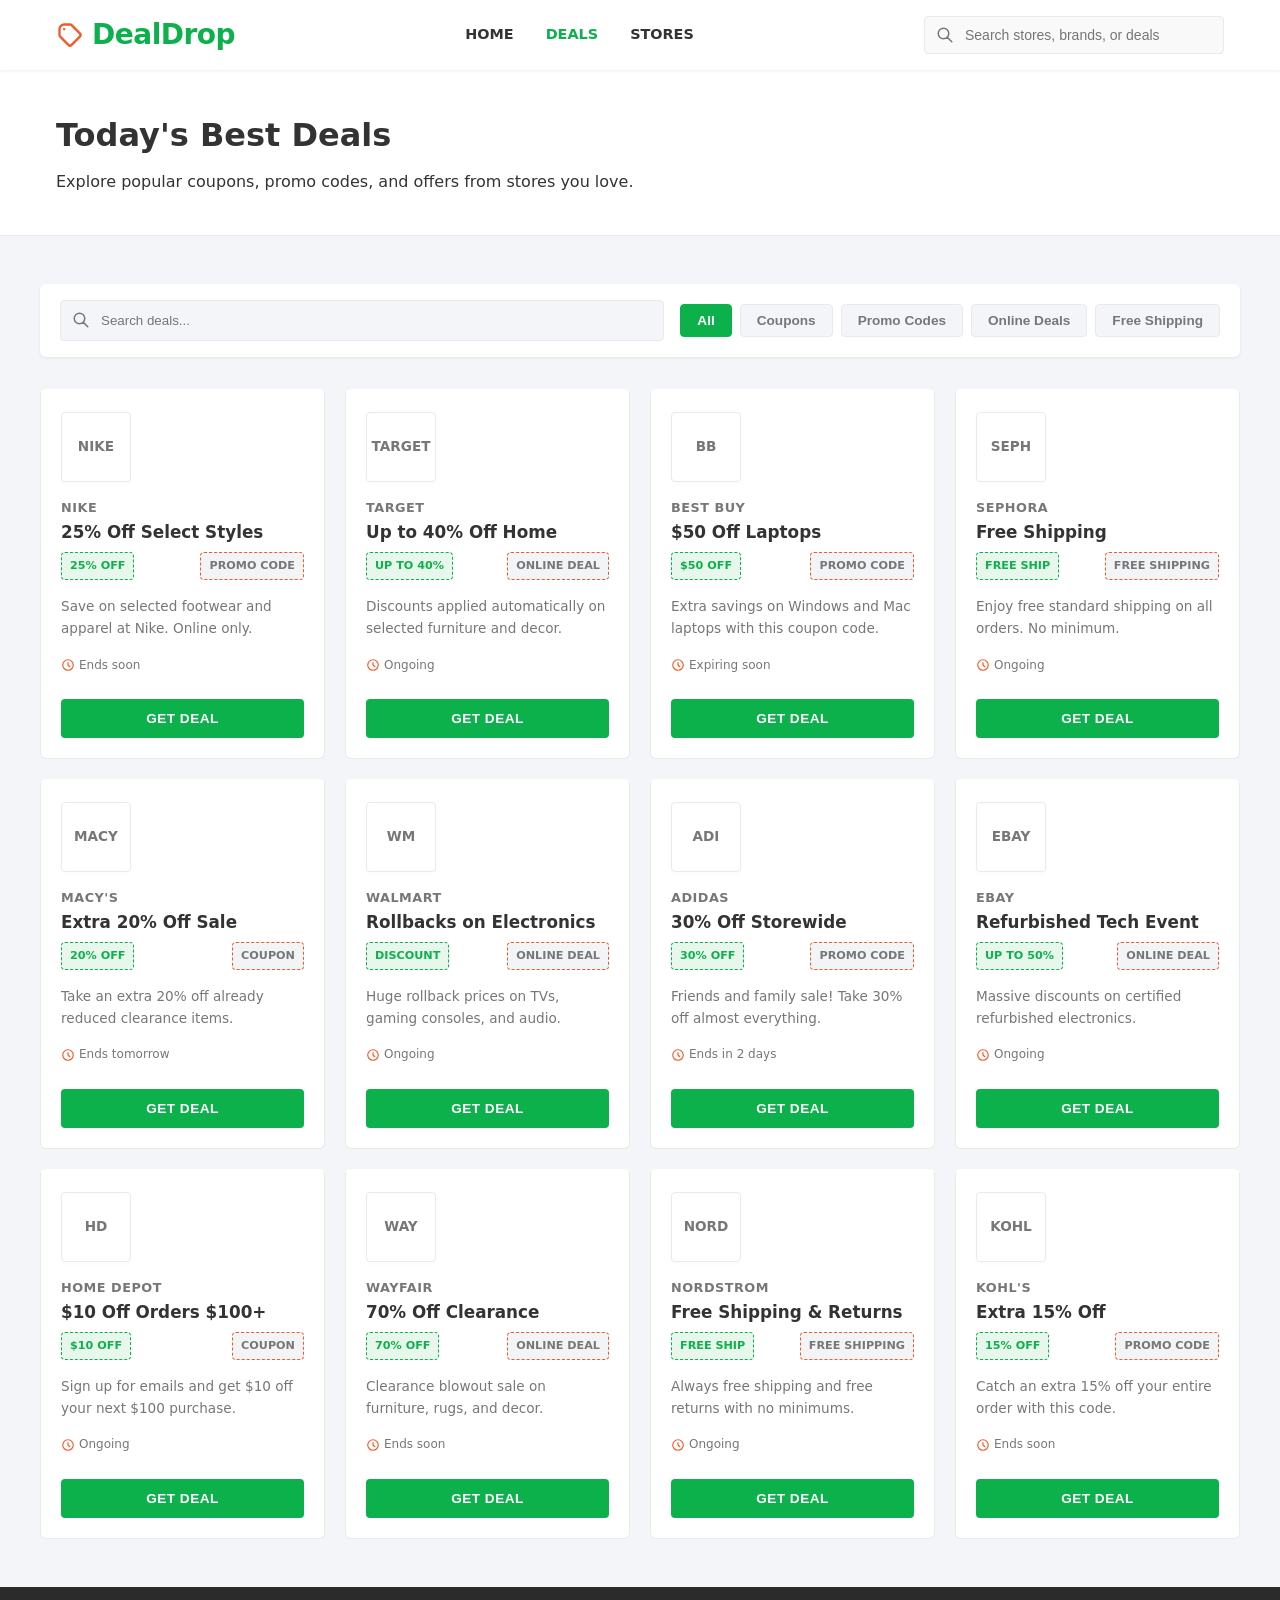
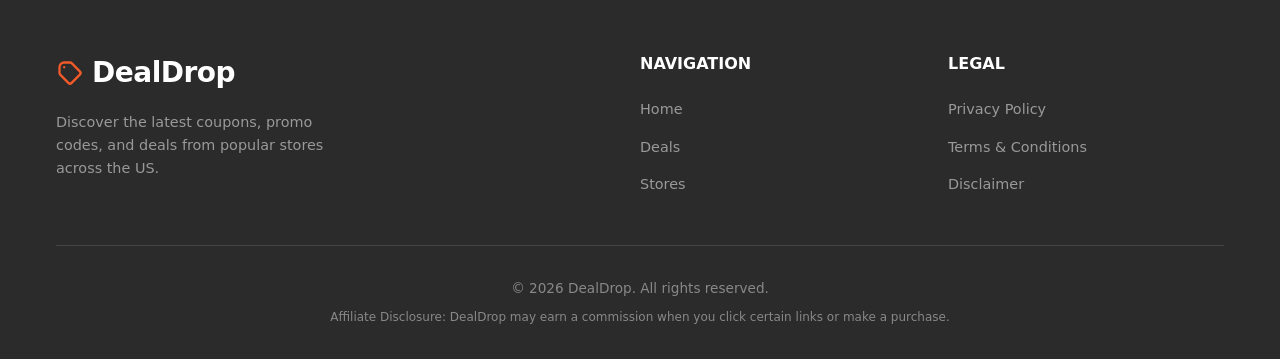
<file: index.html>
<!DOCTYPE html>
<html lang="en-US">
<head>
    <meta charset="UTF-8">
    <meta name="viewport" content="width=device-width, initial-scale=1.0">
    <title>Today's Best Deals & Coupons – DealDrop</title>
    <meta name="description" content="Explore popular coupons, promo codes, and offers from stores you love on DealDrop.">
    <link rel="stylesheet" href="css/style.css">
</head>
<body>

    <!-- Navigation -->
    <nav class="navbar">
        <div class="container">
            <div class="logo">
                <a href="index.html">
                    <svg xmlns="http://www.w3.org/2000/svg" fill="none" viewBox="0 0 24 24" stroke="currentColor">
                      <path stroke-linecap="round" stroke-linejoin="round" stroke-width="2" d="M7 7h.01M7 3h5c.512 0 1.024.195 1.414.586l7 7a2 2 0 010 2.828l-7 7a2 2 0 01-2.828 0l-7-7A1.994 1.994 0 013 12V7a4 4 0 014-4z" />
                    </svg>
                    DealDrop
                </a>
            </div>
            
            <div class="nav-links">
                <a href="index.html">Home</a>
                <a href="deals.html" class="active">Deals</a>
                <a href="stores.html">Stores</a>
            </div>

            <div class="nav-actions">
                <div class="nav-search">
                    <svg xmlns="http://www.w3.org/2000/svg" fill="none" viewBox="0 0 24 24" stroke="currentColor">
                        <path stroke-linecap="round" stroke-linejoin="round" stroke-width="2" d="M21 21l-6-6m2-5a7 7 0 11-14 0 7 7 0 0114 0z" />
                    </svg>
                    <input type="text" placeholder="Search stores, brands, or deals">
                </div>
                <button class="mobile-menu-btn" id="mobile-menu-btn" aria-label="Menu">
                    <svg xmlns="http://www.w3.org/2000/svg" fill="none" viewBox="0 0 24 24" stroke="currentColor">
                        <path stroke-linecap="round" stroke-linejoin="round" stroke-width="2" d="M4 6h16M4 12h16m-7 6h7" />
                    </svg>
                </button>
            </div>
        </div>
    </nav>

    <!-- Mobile Nav -->
    <div class="mobile-nav" id="mobile-nav">
        <div class="nav-links">
            <a href="index.html">Home</a>
            <a href="deals.html" class="active">Deals</a>
            <a href="stores.html">Stores</a>
        </div>
        <div class="nav-search">
            <input type="text" placeholder="Search...">
        </div>
    </div>

    <main>
        <div class="page-header">
            <div class="container">
                <h1>Today's Best Deals</h1>
                <p>Explore popular coupons, promo codes, and offers from stores you love.</p>
            </div>
        </div>

        <section class="section container">
            <!-- Filter Bar -->
            <div class="filter-bar">
                <div class="search-input-large">
                    <svg xmlns="http://www.w3.org/2000/svg" fill="none" viewBox="0 0 24 24" stroke="currentColor">
                        <path stroke-linecap="round" stroke-linejoin="round" stroke-width="2" d="M21 21l-6-6m2-5a7 7 0 11-14 0 7 7 0 0114 0z" />
                    </svg>
                    <input type="text" id="deals-search" placeholder="Search deals...">
                </div>
                
                <div class="filter-group">
                    <button class="filter-btn active" data-filter="all">All</button>
                    <button class="filter-btn" data-filter="coupons">Coupons</button>
                    <button class="filter-btn" data-filter="promo">Promo Codes</button>
                    <button class="filter-btn" data-filter="online">Online Deals</button>
                    <button class="filter-btn" data-filter="shipping">Free Shipping</button>
                </div>
            </div>

            <!-- Deals Grid -->
            <div class="grid grid-cols-4 deals-grid">
                <!-- Deal 1 -->
                <div class="card deal-card" data-category="promo" data-type="code">
                    <div class="store-logo-wrap">NIKE</div>
                    <div class="store-name">Nike</div>
                    <h3 class="deal-title">25% Off Select Styles</h3>
                    <div class="deal-meta">
                        <span class="badge">25% OFF</span>
                        <span class="badge" style="background:#f3f4f6; color: var(--text-muted);">Promo Code</span>
                    </div>
                    <p class="deal-desc">Save on selected footwear and apparel at Nike. Online only.</p>
                    <div class="deal-meta" style="margin-bottom: 1.5rem;">
                        <span class="expiry"><svg xmlns="http://www.w3.org/2000/svg" fill="none" viewBox="0 0 24 24" stroke="currentColor"><path stroke-linecap="round" stroke-linejoin="round" stroke-width="2" d="M12 8v4l3 3m6-3a9 9 0 11-18 0 9 9 0 0118 0z" /></svg> Ends soon</span>
                    </div>
                    <button class="btn btn-primary btn-block get-deal-btn">Get Deal</button>
                </div>
                
                <!-- Deal 2 -->
                <div class="card deal-card" data-category="online" data-type="deal">
                    <div class="store-logo-wrap">TARGET</div>
                    <div class="store-name">Target</div>
                    <h3 class="deal-title">Up to 40% Off Home</h3>
                    <div class="deal-meta">
                        <span class="badge">Up to 40%</span>
                        <span class="badge" style="background:#f3f4f6; color: var(--text-muted);">Online Deal</span>
                    </div>
                    <p class="deal-desc">Discounts applied automatically on selected furniture and decor.</p>
                    <div class="deal-meta" style="margin-bottom: 1.5rem;">
                        <span class="expiry"><svg xmlns="http://www.w3.org/2000/svg" fill="none" viewBox="0 0 24 24" stroke="currentColor"><path stroke-linecap="round" stroke-linejoin="round" stroke-width="2" d="M12 8v4l3 3m6-3a9 9 0 11-18 0 9 9 0 0118 0z" /></svg> Ongoing</span>
                    </div>
                    <button class="btn btn-primary btn-block get-deal-btn">Get Deal</button>
                </div>

                <!-- Deal 3 -->
                <div class="card deal-card" data-category="promo" data-type="code">
                    <div class="store-logo-wrap">BB</div>
                    <div class="store-name">Best Buy</div>
                    <h3 class="deal-title">$50 Off Laptops</h3>
                    <div class="deal-meta">
                        <span class="badge">$50 OFF</span>
                        <span class="badge" style="background:#f3f4f6; color: var(--text-muted);">Promo Code</span>
                    </div>
                    <p class="deal-desc">Extra savings on Windows and Mac laptops with this coupon code.</p>
                    <div class="deal-meta" style="margin-bottom: 1.5rem;">
                        <span class="expiry"><svg xmlns="http://www.w3.org/2000/svg" fill="none" viewBox="0 0 24 24" stroke="currentColor"><path stroke-linecap="round" stroke-linejoin="round" stroke-width="2" d="M12 8v4l3 3m6-3a9 9 0 11-18 0 9 9 0 0118 0z" /></svg> Expiring soon</span>
                    </div>
                    <button class="btn btn-primary btn-block get-deal-btn">Get Deal</button>
                </div>

                <!-- Deal 4 -->
                <div class="card deal-card" data-category="shipping" data-type="deal">
                    <div class="store-logo-wrap">SEPH</div>
                    <div class="store-name">Sephora</div>
                    <h3 class="deal-title">Free Shipping</h3>
                    <div class="deal-meta">
                        <span class="badge">FREE SHIP</span>
                        <span class="badge" style="background:#f3f4f6; color: var(--text-muted);">Free Shipping</span>
                    </div>
                    <p class="deal-desc">Enjoy free standard shipping on all orders. No minimum.</p>
                    <div class="deal-meta" style="margin-bottom: 1.5rem;">
                        <span class="expiry"><svg xmlns="http://www.w3.org/2000/svg" fill="none" viewBox="0 0 24 24" stroke="currentColor"><path stroke-linecap="round" stroke-linejoin="round" stroke-width="2" d="M12 8v4l3 3m6-3a9 9 0 11-18 0 9 9 0 0118 0z" /></svg> Ongoing</span>
                    </div>
                    <button class="btn btn-primary btn-block get-deal-btn">Get Deal</button>
                </div>

                <!-- Deal 5 -->
                <div class="card deal-card" data-category="coupons" data-type="code">
                    <div class="store-logo-wrap">MACY</div>
                    <div class="store-name">Macy's</div>
                    <h3 class="deal-title">Extra 20% Off Sale</h3>
                    <div class="deal-meta">
                        <span class="badge">20% OFF</span>
                        <span class="badge" style="background:#f3f4f6; color: var(--text-muted);">Coupon</span>
                    </div>
                    <p class="deal-desc">Take an extra 20% off already reduced clearance items.</p>
                    <div class="deal-meta" style="margin-bottom: 1.5rem;">
                        <span class="expiry"><svg xmlns="http://www.w3.org/2000/svg" fill="none" viewBox="0 0 24 24" stroke="currentColor"><path stroke-linecap="round" stroke-linejoin="round" stroke-width="2" d="M12 8v4l3 3m6-3a9 9 0 11-18 0 9 9 0 0118 0z" /></svg> Ends tomorrow</span>
                    </div>
                    <button class="btn btn-primary btn-block get-deal-btn">Get Deal</button>
                </div>

                <!-- Deal 6 -->
                <div class="card deal-card" data-category="online" data-type="deal">
                    <div class="store-logo-wrap">WM</div>
                    <div class="store-name">Walmart</div>
                    <h3 class="deal-title">Rollbacks on Electronics</h3>
                    <div class="deal-meta">
                        <span class="badge">DISCOUNT</span>
                        <span class="badge" style="background:#f3f4f6; color: var(--text-muted);">Online Deal</span>
                    </div>
                    <p class="deal-desc">Huge rollback prices on TVs, gaming consoles, and audio.</p>
                    <div class="deal-meta" style="margin-bottom: 1.5rem;">
                        <span class="expiry"><svg xmlns="http://www.w3.org/2000/svg" fill="none" viewBox="0 0 24 24" stroke="currentColor"><path stroke-linecap="round" stroke-linejoin="round" stroke-width="2" d="M12 8v4l3 3m6-3a9 9 0 11-18 0 9 9 0 0118 0z" /></svg> Ongoing</span>
                    </div>
                    <button class="btn btn-primary btn-block get-deal-btn">Get Deal</button>
                </div>

                <!-- Deal 7 -->
                <div class="card deal-card" data-category="promo" data-type="code">
                    <div class="store-logo-wrap">ADI</div>
                    <div class="store-name">Adidas</div>
                    <h3 class="deal-title">30% Off Storewide</h3>
                    <div class="deal-meta">
                        <span class="badge">30% OFF</span>
                        <span class="badge" style="background:#f3f4f6; color: var(--text-muted);">Promo Code</span>
                    </div>
                    <p class="deal-desc">Friends and family sale! Take 30% off almost everything.</p>
                    <div class="deal-meta" style="margin-bottom: 1.5rem;">
                        <span class="expiry"><svg xmlns="http://www.w3.org/2000/svg" fill="none" viewBox="0 0 24 24" stroke="currentColor"><path stroke-linecap="round" stroke-linejoin="round" stroke-width="2" d="M12 8v4l3 3m6-3a9 9 0 11-18 0 9 9 0 0118 0z" /></svg> Ends in 2 days</span>
                    </div>
                    <button class="btn btn-primary btn-block get-deal-btn">Get Deal</button>
                </div>

                <!-- Deal 8 -->
                <div class="card deal-card" data-category="online" data-type="deal">
                    <div class="store-logo-wrap">EBAY</div>
                    <div class="store-name">eBay</div>
                    <h3 class="deal-title">Refurbished Tech Event</h3>
                    <div class="deal-meta">
                        <span class="badge">Up to 50%</span>
                        <span class="badge" style="background:#f3f4f6; color: var(--text-muted);">Online Deal</span>
                    </div>
                    <p class="deal-desc">Massive discounts on certified refurbished electronics.</p>
                    <div class="deal-meta" style="margin-bottom: 1.5rem;">
                        <span class="expiry"><svg xmlns="http://www.w3.org/2000/svg" fill="none" viewBox="0 0 24 24" stroke="currentColor"><path stroke-linecap="round" stroke-linejoin="round" stroke-width="2" d="M12 8v4l3 3m6-3a9 9 0 11-18 0 9 9 0 0118 0z" /></svg> Ongoing</span>
                    </div>
                    <button class="btn btn-primary btn-block get-deal-btn">Get Deal</button>
                </div>

                <!-- Deal 9 -->
                <div class="card deal-card" data-category="coupons" data-type="code">
                    <div class="store-logo-wrap">HD</div>
                    <div class="store-name">Home Depot</div>
                    <h3 class="deal-title">$10 Off Orders $100+</h3>
                    <div class="deal-meta">
                        <span class="badge">$10 OFF</span>
                        <span class="badge" style="background:#f3f4f6; color: var(--text-muted);">Coupon</span>
                    </div>
                    <p class="deal-desc">Sign up for emails and get $10 off your next $100 purchase.</p>
                    <div class="deal-meta" style="margin-bottom: 1.5rem;">
                        <span class="expiry"><svg xmlns="http://www.w3.org/2000/svg" fill="none" viewBox="0 0 24 24" stroke="currentColor"><path stroke-linecap="round" stroke-linejoin="round" stroke-width="2" d="M12 8v4l3 3m6-3a9 9 0 11-18 0 9 9 0 0118 0z" /></svg> Ongoing</span>
                    </div>
                    <button class="btn btn-primary btn-block get-deal-btn">Get Deal</button>
                </div>

                <!-- Deal 10 -->
                <div class="card deal-card" data-category="online" data-type="deal">
                    <div class="store-logo-wrap">WAY</div>
                    <div class="store-name">Wayfair</div>
                    <h3 class="deal-title">70% Off Clearance</h3>
                    <div class="deal-meta">
                        <span class="badge">70% OFF</span>
                        <span class="badge" style="background:#f3f4f6; color: var(--text-muted);">Online Deal</span>
                    </div>
                    <p class="deal-desc">Clearance blowout sale on furniture, rugs, and decor.</p>
                    <div class="deal-meta" style="margin-bottom: 1.5rem;">
                        <span class="expiry"><svg xmlns="http://www.w3.org/2000/svg" fill="none" viewBox="0 0 24 24" stroke="currentColor"><path stroke-linecap="round" stroke-linejoin="round" stroke-width="2" d="M12 8v4l3 3m6-3a9 9 0 11-18 0 9 9 0 0118 0z" /></svg> Ends soon</span>
                    </div>
                    <button class="btn btn-primary btn-block get-deal-btn">Get Deal</button>
                </div>

                <!-- Deal 11 -->
                <div class="card deal-card" data-category="shipping" data-type="deal">
                    <div class="store-logo-wrap">NORD</div>
                    <div class="store-name">Nordstrom</div>
                    <h3 class="deal-title">Free Shipping & Returns</h3>
                    <div class="deal-meta">
                        <span class="badge">FREE SHIP</span>
                        <span class="badge" style="background:#f3f4f6; color: var(--text-muted);">Free Shipping</span>
                    </div>
                    <p class="deal-desc">Always free shipping and free returns with no minimums.</p>
                    <div class="deal-meta" style="margin-bottom: 1.5rem;">
                        <span class="expiry"><svg xmlns="http://www.w3.org/2000/svg" fill="none" viewBox="0 0 24 24" stroke="currentColor"><path stroke-linecap="round" stroke-linejoin="round" stroke-width="2" d="M12 8v4l3 3m6-3a9 9 0 11-18 0 9 9 0 0118 0z" /></svg> Ongoing</span>
                    </div>
                    <button class="btn btn-primary btn-block get-deal-btn">Get Deal</button>
                </div>

                <!-- Deal 12 -->
                <div class="card deal-card" data-category="promo" data-type="code">
                    <div class="store-logo-wrap">KOHL</div>
                    <div class="store-name">Kohl's</div>
                    <h3 class="deal-title">Extra 15% Off</h3>
                    <div class="deal-meta">
                        <span class="badge">15% OFF</span>
                        <span class="badge" style="background:#f3f4f6; color: var(--text-muted);">Promo Code</span>
                    </div>
                    <p class="deal-desc">Catch an extra 15% off your entire order with this code.</p>
                    <div class="deal-meta" style="margin-bottom: 1.5rem;">
                        <span class="expiry"><svg xmlns="http://www.w3.org/2000/svg" fill="none" viewBox="0 0 24 24" stroke="currentColor"><path stroke-linecap="round" stroke-linejoin="round" stroke-width="2" d="M12 8v4l3 3m6-3a9 9 0 11-18 0 9 9 0 0118 0z" /></svg> Ends soon</span>
                    </div>
                    <button class="btn btn-primary btn-block get-deal-btn">Get Deal</button>
                </div>

            </div>
        </section>
    </main>

    <!-- Footer -->
    <footer class="footer">
        <div class="container">
            <div class="footer-grid">
                <div class="footer-brand">
                    <div class="logo">
                        <a href="index.html">
                            <svg xmlns="http://www.w3.org/2000/svg" fill="none" viewBox="0 0 24 24" stroke="currentColor">
                              <path stroke-linecap="round" stroke-linejoin="round" stroke-width="2" d="M7 7h.01M7 3h5c.512 0 1.024.195 1.414.586l7 7a2 2 0 010 2.828l-7 7a2 2 0 01-2.828 0l-7-7A1.994 1.994 0 013 12V7a4 4 0 014-4z" />
                            </svg>
                            DealDrop
                        </a>
                    </div>
                    <p>Discover the latest coupons, promo codes, and deals from popular stores across the US.</p>
                </div>
                <div class="footer-links">
                    <h4>Navigation</h4>
                    <ul>
                        <li><a href="index.html">Home</a></li>
                        <li><a href="deals.html">Deals</a></li>
                        <li><a href="stores.html">Stores</a></li>
                    </ul>
                </div>
                <div class="footer-links">
                    <h4>Legal</h4>
                    <ul>
                        <li><a href="privacy-policy.html">Privacy Policy</a></li>
                        <li><a href="terms.html">Terms & Conditions</a></li>
                        <li><a href="disclaimer.html">Disclaimer</a></li>
                    </ul>
                </div>
            </div>
            <div class="footer-bottom">
                <p>&copy; 2026 DealDrop. All rights reserved.</p>
                <p>Affiliate Disclosure: DealDrop may earn a commission when you click certain links or make a purchase.</p>
            </div>
        </div>
    </footer>

    <!-- Deal Modal -->
    <div class="modal-overlay" id="deal-modal">
        <div class="modal">
            <button class="modal-close" id="modal-close" aria-label="Close modal">
                <svg xmlns="http://www.w3.org/2000/svg" fill="none" viewBox="0 0 24 24" stroke="currentColor">
                    <path stroke-linecap="round" stroke-linejoin="round" stroke-width="2" d="M6 18L18 6M6 6l12 12" />
                </svg>
            </button>
            <div class="modal-store" id="modal-store">Store Name</div>
            <h3 class="modal-title" id="modal-title">Deal Title Goes Here</h3>
            
            <p style="color: var(--text-muted); margin-bottom: 1rem; font-size: 0.875rem;">Copy this code and paste it at checkout (demo only).</p>
            
            <div class="promo-code-box" id="modal-code">
                DEMOCODE
            </div>
            
            <div class="modal-actions">
                <button class="btn btn-primary btn-block" id="copy-code-btn">Copy Code</button>
                <a href="#" class="btn btn-secondary btn-block">Continue to Store</a>
            </div>
        </div>
    </div>

    <!-- Back to Top -->
    <button class="back-to-top" id="back-to-top" aria-label="Back to top">
        <svg xmlns="http://www.w3.org/2000/svg" fill="none" viewBox="0 0 24 24" stroke="currentColor" width="24" height="24">
            <path stroke-linecap="round" stroke-linejoin="round" stroke-width="2" d="M5 10l7-7m0 0l7 7m-7-7v18" />
        </svg>
    </button>

    <script src="js/script.js"></script>
</body>
</html>
</file>
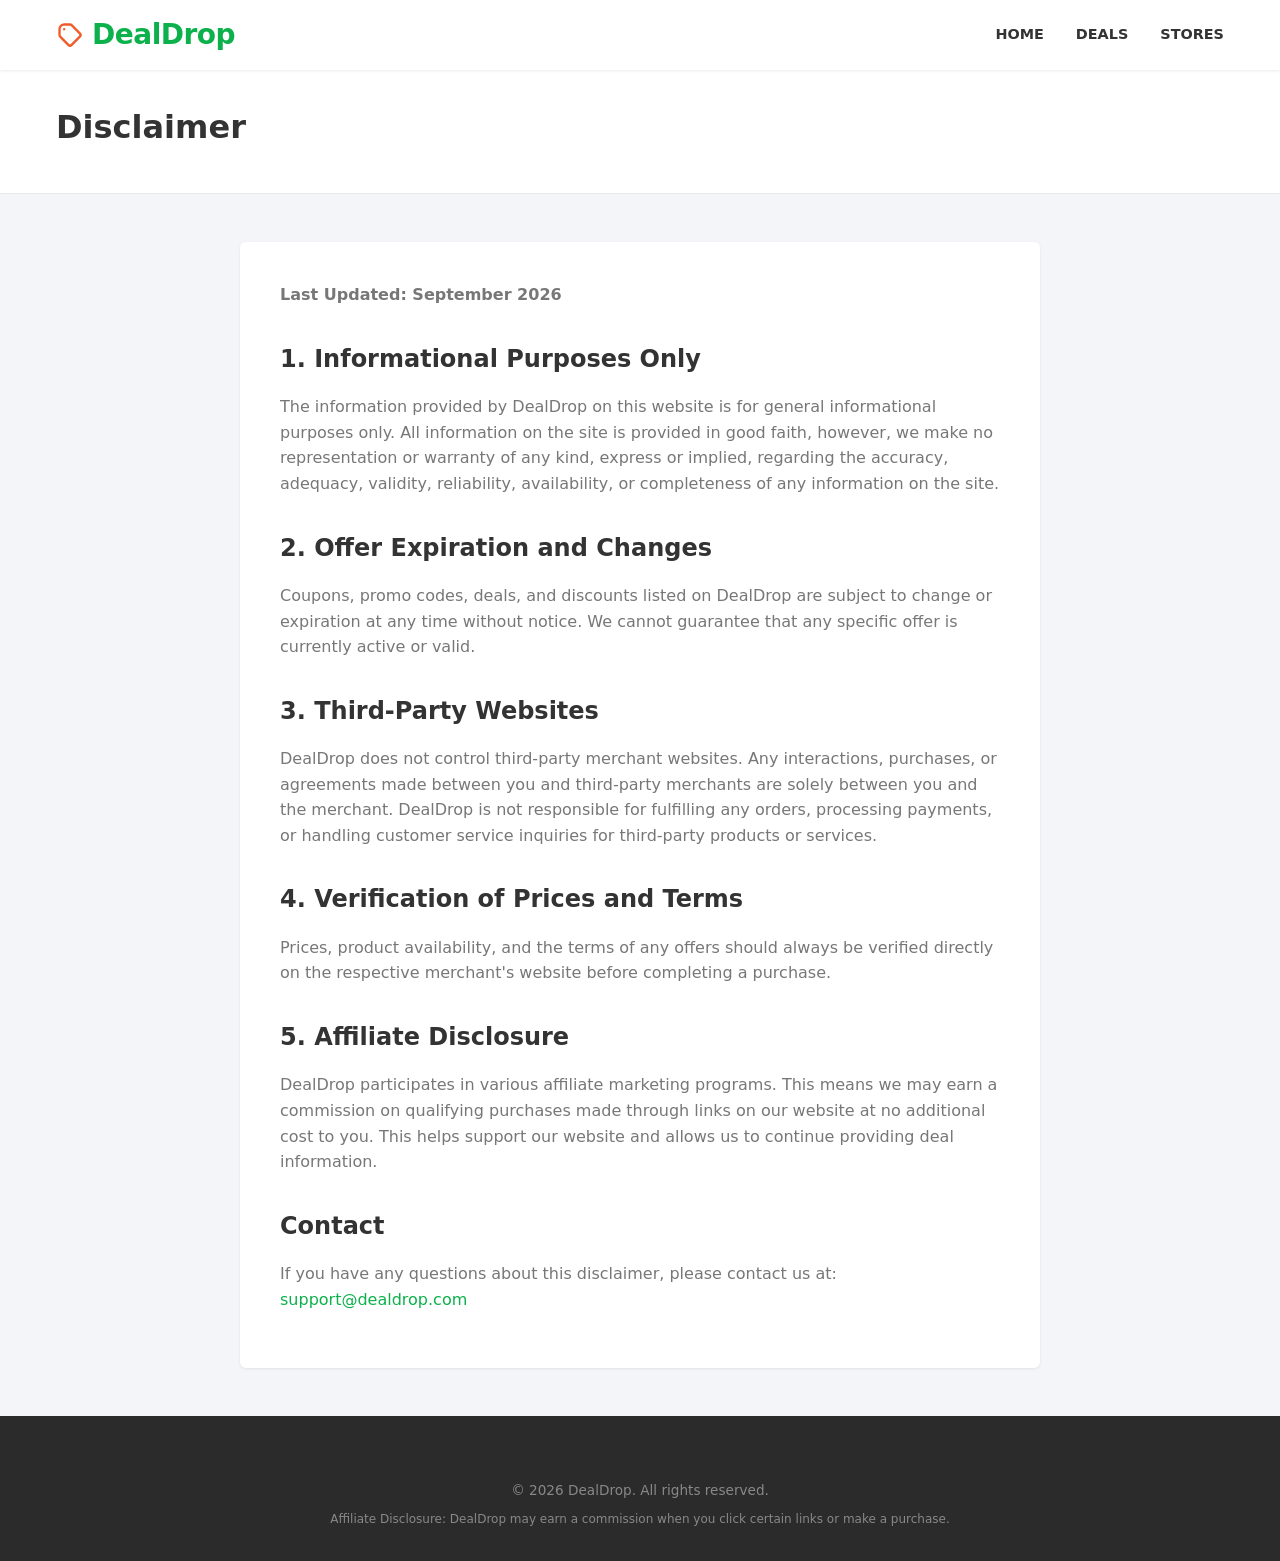
<file: disclaimer.html>
<!DOCTYPE html>
<html lang="en-US">
<head>
    <meta charset="UTF-8">
    <meta name="viewport" content="width=device-width, initial-scale=1.0">
    <title>Disclaimer – DealDrop</title>
    <link rel="stylesheet" href="css/style.css">
</head>
<body>

    <!-- Navigation -->
    <nav class="navbar">
        <div class="container">
            <div class="logo">
                <a href="index.html">
                    <svg xmlns="http://www.w3.org/2000/svg" fill="none" viewBox="0 0 24 24" stroke="currentColor">
                      <path stroke-linecap="round" stroke-linejoin="round" stroke-width="2" d="M7 7h.01M7 3h5c.512 0 1.024.195 1.414.586l7 7a2 2 0 010 2.828l-7 7a2 2 0 01-2.828 0l-7-7A1.994 1.994 0 013 12V7a4 4 0 014-4z" />
                    </svg>
                    DealDrop
                </a>
            </div>
            <div class="nav-links">
                <a href="index.html">Home</a>
                <a href="deals.html">Deals</a>
                <a href="stores.html">Stores</a>
            </div>
        </div>
    </nav>

    <main>
        <div class="page-header" style="padding: 2rem 0;">
            <div class="container">
                <h1>Disclaimer</h1>
            </div>
        </div>

        <section class="section container">
            <div class="legal-content">
                <p><strong>Last Updated: September 2026</strong></p>

                <h2>1. Informational Purposes Only</h2>
                <p>The information provided by DealDrop on this website is for general informational purposes only. All information on the site is provided in good faith, however, we make no representation or warranty of any kind, express or implied, regarding the accuracy, adequacy, validity, reliability, availability, or completeness of any information on the site.</p>

                <h2>2. Offer Expiration and Changes</h2>
                <p>Coupons, promo codes, deals, and discounts listed on DealDrop are subject to change or expiration at any time without notice. We cannot guarantee that any specific offer is currently active or valid.</p>

                <h2>3. Third-Party Websites</h2>
                <p>DealDrop does not control third-party merchant websites. Any interactions, purchases, or agreements made between you and third-party merchants are solely between you and the merchant. DealDrop is not responsible for fulfilling any orders, processing payments, or handling customer service inquiries for third-party products or services.</p>

                <h2>4. Verification of Prices and Terms</h2>
                <p>Prices, product availability, and the terms of any offers should always be verified directly on the respective merchant's website before completing a purchase.</p>

                <h2>5. Affiliate Disclosure</h2>
                <p>DealDrop participates in various affiliate marketing programs. This means we may earn a commission on qualifying purchases made through links on our website at no additional cost to you. This helps support our website and allows us to continue providing deal information.</p>

                <h2>Contact</h2>
                <p>If you have any questions about this disclaimer, please contact us at: <a href="mailto:support@dealdrop.com" style="color: var(--primary-color);">support@dealdrop.com</a></p>
            </div>
        </section>
    </main>

    <!-- Footer -->
    <footer class="footer">
        <div class="container">
            <div class="footer-bottom" style="border: none; padding: 0;">
                <p>&copy; 2026 DealDrop. All rights reserved.</p>
                <p>Affiliate Disclosure: DealDrop may earn a commission when you click certain links or make a purchase.</p>
            </div>
        </div>
    </footer>
</body>
</html>
</file>
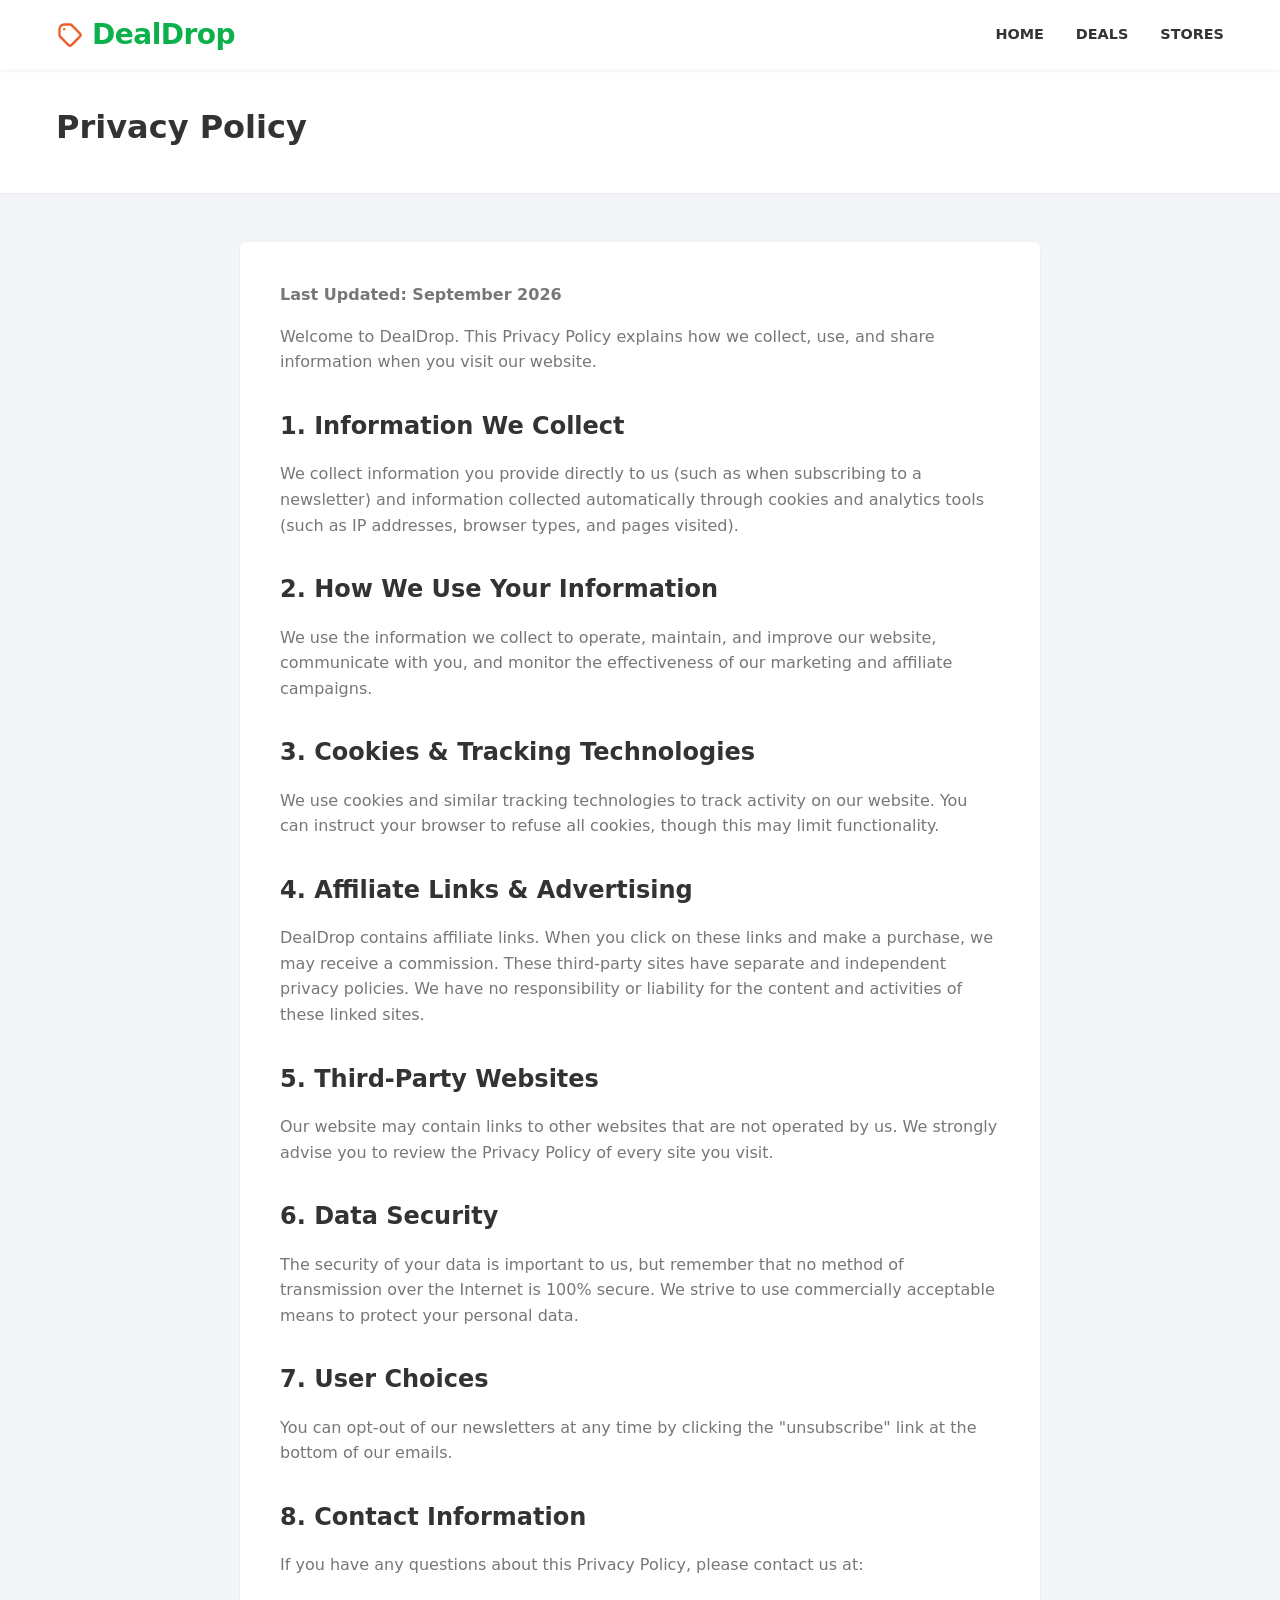
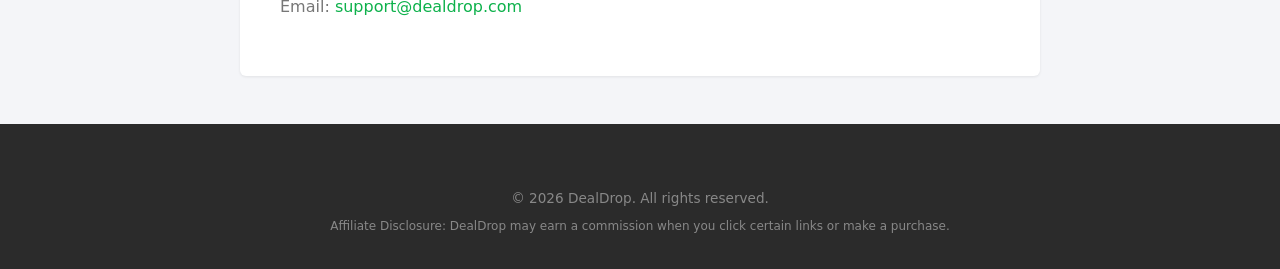
<file: privacy-policy.html>
<!DOCTYPE html>
<html lang="en-US">
<head>
    <meta charset="UTF-8">
    <meta name="viewport" content="width=device-width, initial-scale=1.0">
    <title>Privacy Policy – DealDrop</title>
    <link rel="stylesheet" href="css/style.css">
</head>
<body>

    <!-- Navigation -->
    <nav class="navbar">
        <div class="container">
            <div class="logo">
                <a href="index.html">
                    <svg xmlns="http://www.w3.org/2000/svg" fill="none" viewBox="0 0 24 24" stroke="currentColor">
                      <path stroke-linecap="round" stroke-linejoin="round" stroke-width="2" d="M7 7h.01M7 3h5c.512 0 1.024.195 1.414.586l7 7a2 2 0 010 2.828l-7 7a2 2 0 01-2.828 0l-7-7A1.994 1.994 0 013 12V7a4 4 0 014-4z" />
                    </svg>
                    DealDrop
                </a>
            </div>
            <div class="nav-links">
                <a href="index.html">Home</a>
                <a href="deals.html">Deals</a>
                <a href="stores.html">Stores</a>
            </div>
        </div>
    </nav>

    <main>
        <div class="page-header" style="padding: 2rem 0;">
            <div class="container">
                <h1>Privacy Policy</h1>
            </div>
        </div>

        <section class="section container">
            <div class="legal-content">
                <p><strong>Last Updated: September 2026</strong></p>

                <p>Welcome to DealDrop. This Privacy Policy explains how we collect, use, and share information when you visit our website.</p>

                <h2>1. Information We Collect</h2>
                <p>We collect information you provide directly to us (such as when subscribing to a newsletter) and information collected automatically through cookies and analytics tools (such as IP addresses, browser types, and pages visited).</p>

                <h2>2. How We Use Your Information</h2>
                <p>We use the information we collect to operate, maintain, and improve our website, communicate with you, and monitor the effectiveness of our marketing and affiliate campaigns.</p>

                <h2>3. Cookies & Tracking Technologies</h2>
                <p>We use cookies and similar tracking technologies to track activity on our website. You can instruct your browser to refuse all cookies, though this may limit functionality.</p>

                <h2>4. Affiliate Links & Advertising</h2>
                <p>DealDrop contains affiliate links. When you click on these links and make a purchase, we may receive a commission. These third-party sites have separate and independent privacy policies. We have no responsibility or liability for the content and activities of these linked sites.</p>

                <h2>5. Third-Party Websites</h2>
                <p>Our website may contain links to other websites that are not operated by us. We strongly advise you to review the Privacy Policy of every site you visit.</p>

                <h2>6. Data Security</h2>
                <p>The security of your data is important to us, but remember that no method of transmission over the Internet is 100% secure. We strive to use commercially acceptable means to protect your personal data.</p>

                <h2>7. User Choices</h2>
                <p>You can opt-out of our newsletters at any time by clicking the "unsubscribe" link at the bottom of our emails.</p>

                <h2>8. Contact Information</h2>
                <p>If you have any questions about this Privacy Policy, please contact us at:</p>
                <p>Email: <a href="mailto:support@dealdrop.com" style="color: var(--primary-color);">support@dealdrop.com</a></p>
            </div>
        </section>
    </main>

    <!-- Footer -->
    <footer class="footer">
        <div class="container">
            <div class="footer-bottom" style="border: none; padding: 0;">
                <p>&copy; 2026 DealDrop. All rights reserved.</p>
                <p>Affiliate Disclosure: DealDrop may earn a commission when you click certain links or make a purchase.</p>
            </div>
        </div>
    </footer>
</body>
</html>
</file>
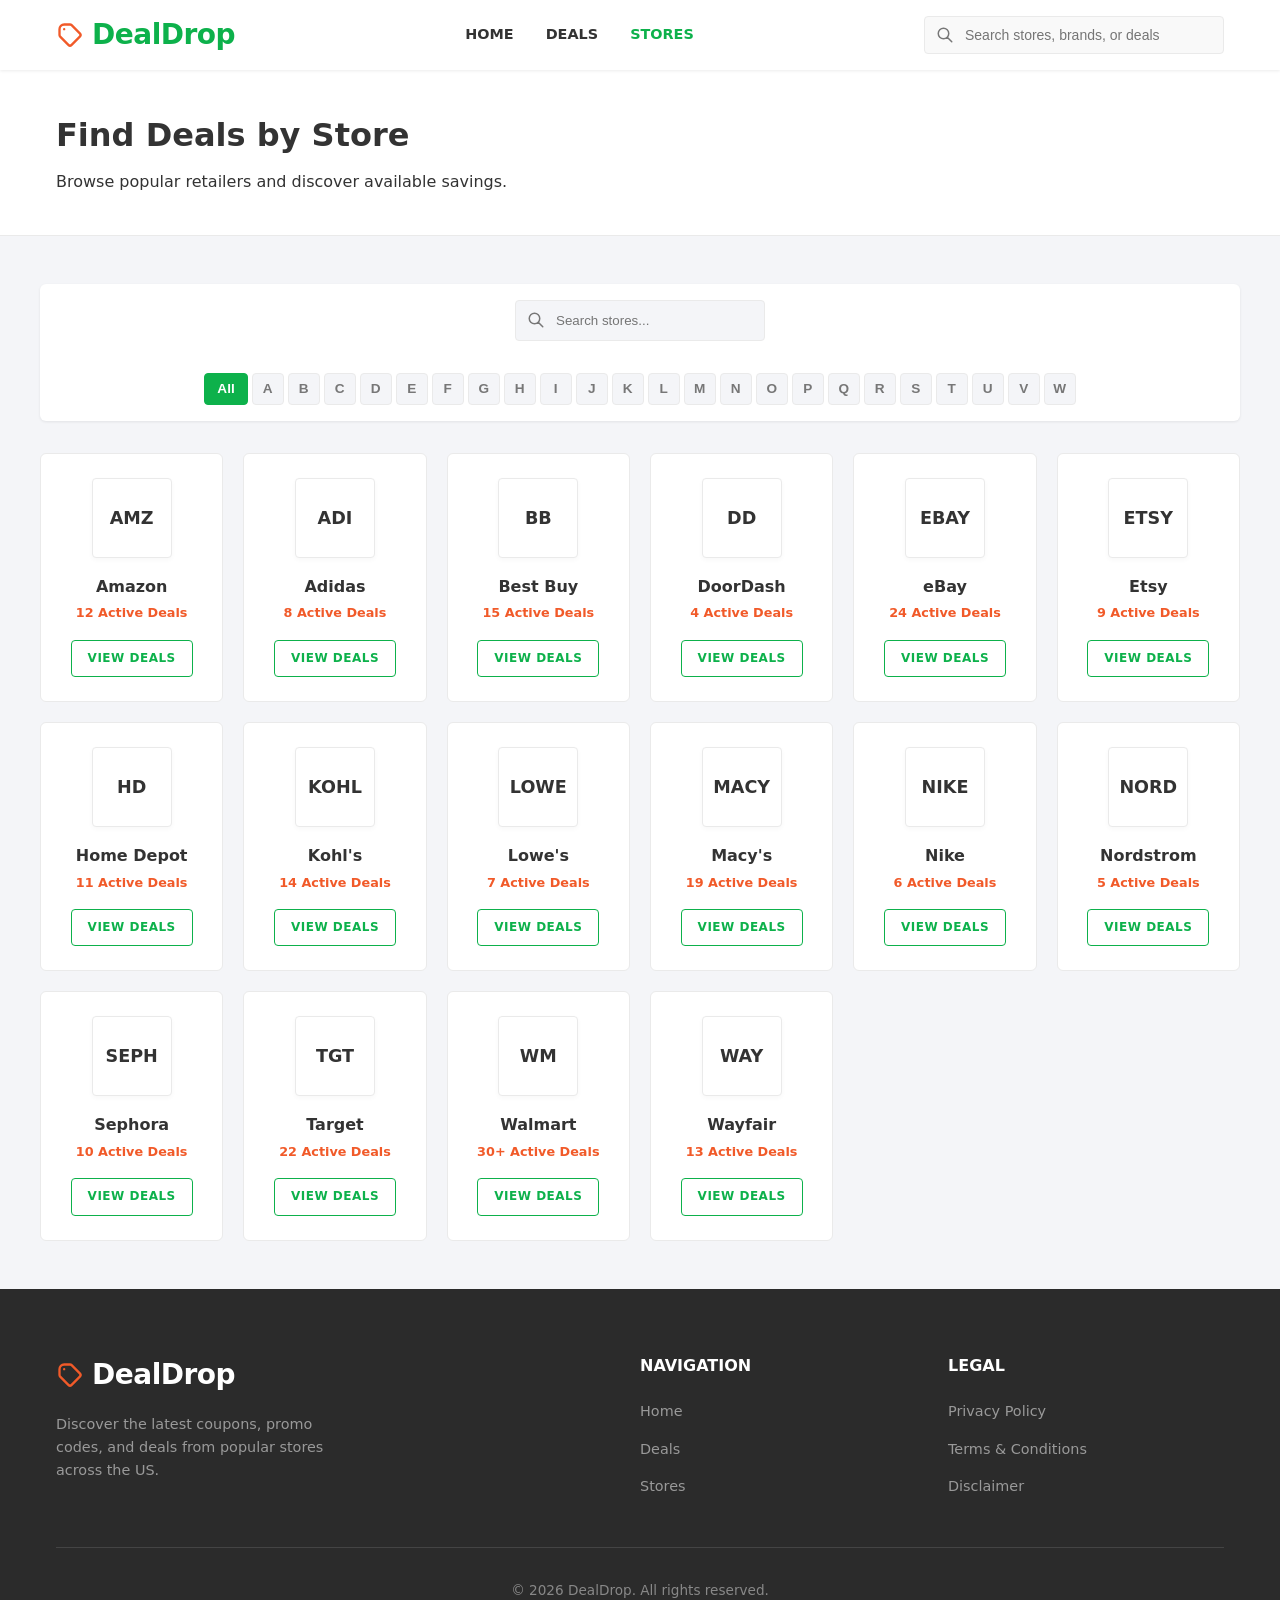
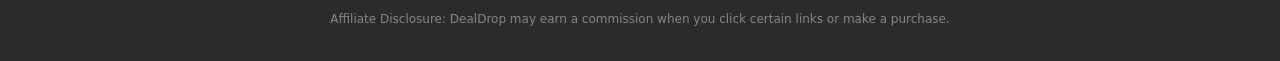
<file: stores.html>
<!DOCTYPE html>
<html lang="en-US">
<head>
    <meta charset="UTF-8">
    <meta name="viewport" content="width=device-width, initial-scale=1.0">
    <title>Stores Directory – DealDrop</title>
    <meta name="description" content="Browse popular retailers and discover available savings and coupons on DealDrop.">
    <link rel="stylesheet" href="css/style.css">
</head>
<body>

    <!-- Navigation -->
    <nav class="navbar">
        <div class="container">
            <div class="logo">
                <a href="index.html">
                    <svg xmlns="http://www.w3.org/2000/svg" fill="none" viewBox="0 0 24 24" stroke="currentColor">
                      <path stroke-linecap="round" stroke-linejoin="round" stroke-width="2" d="M7 7h.01M7 3h5c.512 0 1.024.195 1.414.586l7 7a2 2 0 010 2.828l-7 7a2 2 0 01-2.828 0l-7-7A1.994 1.994 0 013 12V7a4 4 0 014-4z" />
                    </svg>
                    DealDrop
                </a>
            </div>
            
            <div class="nav-links">
                <a href="index.html">Home</a>
                <a href="deals.html">Deals</a>
                <a href="stores.html" class="active">Stores</a>
            </div>

            <div class="nav-actions">
                <div class="nav-search">
                    <svg xmlns="http://www.w3.org/2000/svg" fill="none" viewBox="0 0 24 24" stroke="currentColor">
                        <path stroke-linecap="round" stroke-linejoin="round" stroke-width="2" d="M21 21l-6-6m2-5a7 7 0 11-14 0 7 7 0 0114 0z" />
                    </svg>
                    <input type="text" placeholder="Search stores, brands, or deals">
                </div>
                <button class="mobile-menu-btn" id="mobile-menu-btn" aria-label="Menu">
                    <svg xmlns="http://www.w3.org/2000/svg" fill="none" viewBox="0 0 24 24" stroke="currentColor">
                        <path stroke-linecap="round" stroke-linejoin="round" stroke-width="2" d="M4 6h16M4 12h16m-7 6h7" />
                    </svg>
                </button>
            </div>
        </div>
    </nav>

    <!-- Mobile Nav -->
    <div class="mobile-nav" id="mobile-nav">
        <div class="nav-links">
            <a href="index.html">Home</a>
            <a href="deals.html">Deals</a>
            <a href="stores.html" class="active">Stores</a>
        </div>
        <div class="nav-search">
            <input type="text" placeholder="Search...">
        </div>
    </div>

    <main>
        <div class="page-header">
            <div class="container">
                <h1>Find Deals by Store</h1>
                <p>Browse popular retailers and discover available savings.</p>
            </div>
        </div>

        <section class="section container">
            <!-- Filter Bar -->
            <div class="filter-bar" style="flex-direction: column; align-items: stretch;">
                <div class="search-input-large" style="max-width: 500px; margin: 0 auto;">
                    <svg xmlns="http://www.w3.org/2000/svg" fill="none" viewBox="0 0 24 24" stroke="currentColor">
                        <path stroke-linecap="round" stroke-linejoin="round" stroke-width="2" d="M21 21l-6-6m2-5a7 7 0 11-14 0 7 7 0 0114 0z" />
                    </svg>
                    <input type="text" id="store-search" placeholder="Search stores...">
                </div>
                
                <div class="alphabet-filter">
                    <button class="alpha-btn all-btn active" data-letter="all">All</button>
                    <button class="alpha-btn" data-letter="A">A</button>
                    <button class="alpha-btn" data-letter="B">B</button>
                    <button class="alpha-btn" data-letter="C">C</button>
                    <button class="alpha-btn" data-letter="D">D</button>
                    <button class="alpha-btn" data-letter="E">E</button>
                    <button class="alpha-btn" data-letter="F">F</button>
                    <button class="alpha-btn" data-letter="G">G</button>
                    <button class="alpha-btn" data-letter="H">H</button>
                    <button class="alpha-btn" data-letter="I">I</button>
                    <button class="alpha-btn" data-letter="J">J</button>
                    <button class="alpha-btn" data-letter="K">K</button>
                    <button class="alpha-btn" data-letter="L">L</button>
                    <button class="alpha-btn" data-letter="M">M</button>
                    <button class="alpha-btn" data-letter="N">N</button>
                    <button class="alpha-btn" data-letter="O">O</button>
                    <button class="alpha-btn" data-letter="P">P</button>
                    <button class="alpha-btn" data-letter="Q">Q</button>
                    <button class="alpha-btn" data-letter="R">R</button>
                    <button class="alpha-btn" data-letter="S">S</button>
                    <button class="alpha-btn" data-letter="T">T</button>
                    <button class="alpha-btn" data-letter="U">U</button>
                    <button class="alpha-btn" data-letter="V">V</button>
                    <button class="alpha-btn" data-letter="W">W</button>
                </div>
            </div>

            <!-- Stores Grid -->
            <div class="grid grid-cols-6 stores-grid">
                
                <div class="card store-card">
                    <div class="store-logo-wrap">AMZ</div>
                    <h3>Amazon</h3>
                    <p>12 Active Deals</p>
                    <a href="deals.html" class="btn btn-secondary btn-sm">View Deals</a>
                </div>

                <div class="card store-card">
                    <div class="store-logo-wrap">ADI</div>
                    <h3>Adidas</h3>
                    <p>8 Active Deals</p>
                    <a href="deals.html" class="btn btn-secondary btn-sm">View Deals</a>
                </div>

                <div class="card store-card">
                    <div class="store-logo-wrap">BB</div>
                    <h3>Best Buy</h3>
                    <p>15 Active Deals</p>
                    <a href="deals.html" class="btn btn-secondary btn-sm">View Deals</a>
                </div>

                <div class="card store-card">
                    <div class="store-logo-wrap">DD</div>
                    <h3>DoorDash</h3>
                    <p>4 Active Deals</p>
                    <a href="deals.html" class="btn btn-secondary btn-sm">View Deals</a>
                </div>

                <div class="card store-card">
                    <div class="store-logo-wrap">EBAY</div>
                    <h3>eBay</h3>
                    <p>24 Active Deals</p>
                    <a href="deals.html" class="btn btn-secondary btn-sm">View Deals</a>
                </div>

                <div class="card store-card">
                    <div class="store-logo-wrap">ETSY</div>
                    <h3>Etsy</h3>
                    <p>9 Active Deals</p>
                    <a href="deals.html" class="btn btn-secondary btn-sm">View Deals</a>
                </div>

                <div class="card store-card">
                    <div class="store-logo-wrap">HD</div>
                    <h3>Home Depot</h3>
                    <p>11 Active Deals</p>
                    <a href="deals.html" class="btn btn-secondary btn-sm">View Deals</a>
                </div>

                <div class="card store-card">
                    <div class="store-logo-wrap">KOHL</div>
                    <h3>Kohl's</h3>
                    <p>14 Active Deals</p>
                    <a href="deals.html" class="btn btn-secondary btn-sm">View Deals</a>
                </div>

                <div class="card store-card">
                    <div class="store-logo-wrap">LOWE</div>
                    <h3>Lowe's</h3>
                    <p>7 Active Deals</p>
                    <a href="deals.html" class="btn btn-secondary btn-sm">View Deals</a>
                </div>

                <div class="card store-card">
                    <div class="store-logo-wrap">MACY</div>
                    <h3>Macy's</h3>
                    <p>19 Active Deals</p>
                    <a href="deals.html" class="btn btn-secondary btn-sm">View Deals</a>
                </div>

                <div class="card store-card">
                    <div class="store-logo-wrap">NIKE</div>
                    <h3>Nike</h3>
                    <p>6 Active Deals</p>
                    <a href="deals.html" class="btn btn-secondary btn-sm">View Deals</a>
                </div>

                <div class="card store-card">
                    <div class="store-logo-wrap">NORD</div>
                    <h3>Nordstrom</h3>
                    <p>5 Active Deals</p>
                    <a href="deals.html" class="btn btn-secondary btn-sm">View Deals</a>
                </div>

                <div class="card store-card">
                    <div class="store-logo-wrap">SEPH</div>
                    <h3>Sephora</h3>
                    <p>10 Active Deals</p>
                    <a href="deals.html" class="btn btn-secondary btn-sm">View Deals</a>
                </div>

                <div class="card store-card">
                    <div class="store-logo-wrap">TGT</div>
                    <h3>Target</h3>
                    <p>22 Active Deals</p>
                    <a href="deals.html" class="btn btn-secondary btn-sm">View Deals</a>
                </div>

                <div class="card store-card">
                    <div class="store-logo-wrap">WM</div>
                    <h3>Walmart</h3>
                    <p>30+ Active Deals</p>
                    <a href="deals.html" class="btn btn-secondary btn-sm">View Deals</a>
                </div>

                <div class="card store-card">
                    <div class="store-logo-wrap">WAY</div>
                    <h3>Wayfair</h3>
                    <p>13 Active Deals</p>
                    <a href="deals.html" class="btn btn-secondary btn-sm">View Deals</a>
                </div>

            </div>
        </section>
    </main>

    <!-- Footer -->
    <footer class="footer">
        <div class="container">
            <div class="footer-grid">
                <div class="footer-brand">
                    <div class="logo">
                        <a href="index.html">
                            <svg xmlns="http://www.w3.org/2000/svg" fill="none" viewBox="0 0 24 24" stroke="currentColor">
                              <path stroke-linecap="round" stroke-linejoin="round" stroke-width="2" d="M7 7h.01M7 3h5c.512 0 1.024.195 1.414.586l7 7a2 2 0 010 2.828l-7 7a2 2 0 01-2.828 0l-7-7A1.994 1.994 0 013 12V7a4 4 0 014-4z" />
                            </svg>
                            DealDrop
                        </a>
                    </div>
                    <p>Discover the latest coupons, promo codes, and deals from popular stores across the US.</p>
                </div>
                <div class="footer-links">
                    <h4>Navigation</h4>
                    <ul>
                        <li><a href="index.html">Home</a></li>
                        <li><a href="deals.html">Deals</a></li>
                        <li><a href="stores.html">Stores</a></li>
                    </ul>
                </div>
                <div class="footer-links">
                    <h4>Legal</h4>
                    <ul>
                        <li><a href="privacy-policy.html">Privacy Policy</a></li>
                        <li><a href="terms.html">Terms & Conditions</a></li>
                        <li><a href="disclaimer.html">Disclaimer</a></li>
                    </ul>
                </div>
            </div>
            <div class="footer-bottom">
                <p>&copy; 2026 DealDrop. All rights reserved.</p>
                <p>Affiliate Disclosure: DealDrop may earn a commission when you click certain links or make a purchase.</p>
            </div>
        </div>
    </footer>

    <!-- Back to Top -->
    <button class="back-to-top" id="back-to-top" aria-label="Back to top">
        <svg xmlns="http://www.w3.org/2000/svg" fill="none" viewBox="0 0 24 24" stroke="currentColor" width="24" height="24">
            <path stroke-linecap="round" stroke-linejoin="round" stroke-width="2" d="M5 10l7-7m0 0l7 7m-7-7v18" />
        </svg>
    </button>

    <script src="js/script.js"></script>
</body>
</html>
</file>
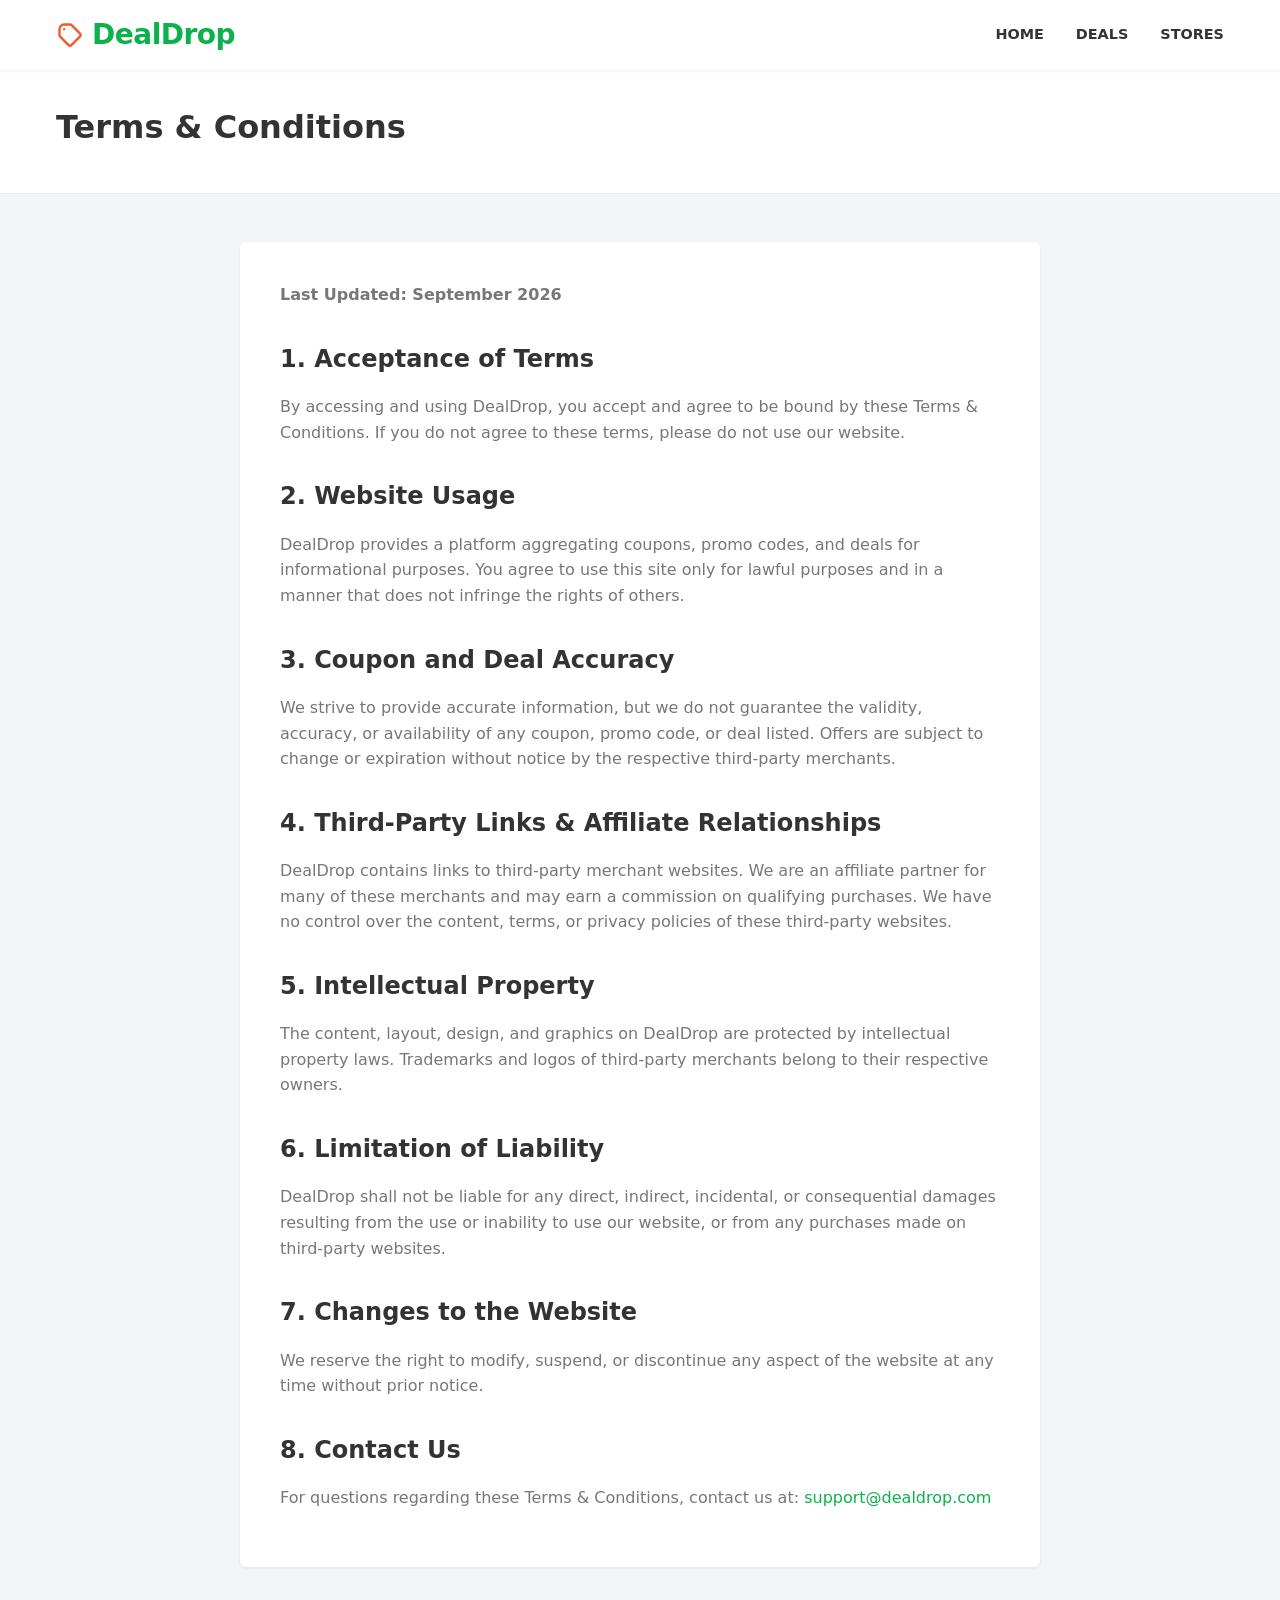
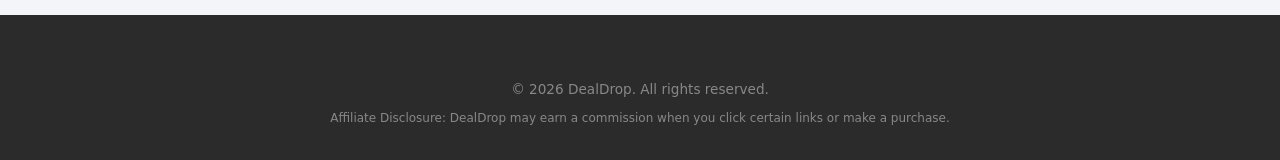
<file: terms.html>
<!DOCTYPE html>
<html lang="en-US">
<head>
    <meta charset="UTF-8">
    <meta name="viewport" content="width=device-width, initial-scale=1.0">
    <title>Terms & Conditions – DealDrop</title>
    <link rel="stylesheet" href="css/style.css">
</head>
<body>

    <!-- Navigation -->
    <nav class="navbar">
        <div class="container">
            <div class="logo">
                <a href="index.html">
                    <svg xmlns="http://www.w3.org/2000/svg" fill="none" viewBox="0 0 24 24" stroke="currentColor">
                      <path stroke-linecap="round" stroke-linejoin="round" stroke-width="2" d="M7 7h.01M7 3h5c.512 0 1.024.195 1.414.586l7 7a2 2 0 010 2.828l-7 7a2 2 0 01-2.828 0l-7-7A1.994 1.994 0 013 12V7a4 4 0 014-4z" />
                    </svg>
                    DealDrop
                </a>
            </div>
            <div class="nav-links">
                <a href="index.html">Home</a>
                <a href="deals.html">Deals</a>
                <a href="stores.html">Stores</a>
            </div>
        </div>
    </nav>

    <main>
        <div class="page-header" style="padding: 2rem 0;">
            <div class="container">
                <h1>Terms & Conditions</h1>
            </div>
        </div>

        <section class="section container">
            <div class="legal-content">
                <p><strong>Last Updated: September 2026</strong></p>

                <h2>1. Acceptance of Terms</h2>
                <p>By accessing and using DealDrop, you accept and agree to be bound by these Terms & Conditions. If you do not agree to these terms, please do not use our website.</p>

                <h2>2. Website Usage</h2>
                <p>DealDrop provides a platform aggregating coupons, promo codes, and deals for informational purposes. You agree to use this site only for lawful purposes and in a manner that does not infringe the rights of others.</p>

                <h2>3. Coupon and Deal Accuracy</h2>
                <p>We strive to provide accurate information, but we do not guarantee the validity, accuracy, or availability of any coupon, promo code, or deal listed. Offers are subject to change or expiration without notice by the respective third-party merchants.</p>

                <h2>4. Third-Party Links & Affiliate Relationships</h2>
                <p>DealDrop contains links to third-party merchant websites. We are an affiliate partner for many of these merchants and may earn a commission on qualifying purchases. We have no control over the content, terms, or privacy policies of these third-party websites.</p>

                <h2>5. Intellectual Property</h2>
                <p>The content, layout, design, and graphics on DealDrop are protected by intellectual property laws. Trademarks and logos of third-party merchants belong to their respective owners.</p>

                <h2>6. Limitation of Liability</h2>
                <p>DealDrop shall not be liable for any direct, indirect, incidental, or consequential damages resulting from the use or inability to use our website, or from any purchases made on third-party websites.</p>

                <h2>7. Changes to the Website</h2>
                <p>We reserve the right to modify, suspend, or discontinue any aspect of the website at any time without prior notice.</p>

                <h2>8. Contact Us</h2>
                <p>For questions regarding these Terms & Conditions, contact us at: <a href="mailto:support@dealdrop.com" style="color: var(--primary-color);">support@dealdrop.com</a></p>
            </div>
        </section>
    </main>

    <!-- Footer -->
    <footer class="footer">
        <div class="container">
            <div class="footer-bottom" style="border: none; padding: 0;">
                <p>&copy; 2026 DealDrop. All rights reserved.</p>
                <p>Affiliate Disclosure: DealDrop may earn a commission when you click certain links or make a purchase.</p>
            </div>
        </div>
    </footer>
</body>
</html>
</file>
<file: css/style.css>
/* =========================================
   DealDrop - GrabOn Inspired Stylesheet
   ========================================= */

:root {
  /* Colors - GrabOn Inspired Palette */
  --primary-color: #0db14b;      /* GrabOn Green */
  --primary-hover: #0a8e3c;      /* Darker Green */
  --accent-color: #f15a29;       /* GrabOn Orange */
  --bg-color: #f4f5f8;           /* Light grayish background */
  --surface-color: #ffffff;      /* White cards */
  --text-main: #333333;          /* Dark Gray for text */
  --text-muted: #777777;         /* Lighter Gray for descriptions */
  --border-color: #eaeaea;       /* Soft borders */
  --success-color: #10b981;      
  --badge-bg: #e7f7ec;           /* Light green bg */
  --badge-text: #0db14b;         /* Green text */
  
  /* Typography */
  --font-family: 'Roboto', 'Open Sans', system-ui, -apple-system, sans-serif;
  
  /* Spacing */
  --spacing-sm: 0.5rem;
  --spacing-md: 1rem;
  --spacing-lg: 2rem;
  --spacing-xl: 3rem;

  /* Extras */
  --radius-sm: 4px;
  --radius-md: 6px;
  --radius-lg: 8px;
  --shadow-sm: 0 1px 3px rgba(0,0,0,0.08);
  --shadow-md: 0 4px 12px rgba(0,0,0,0.05);
  --shadow-lg: 0 10px 25px rgba(0,0,0,0.1);
  --transition: all 0.25s ease;
}

/* =========================================
   Reset & Base
   ========================================= */
* {
  box-sizing: border-box;
  margin: 0;
  padding: 0;
}

html {
  scroll-behavior: smooth;
}

body {
  font-family: var(--font-family);
  background-color: var(--bg-color);
  color: var(--text-main);
  line-height: 1.6;
  -webkit-font-smoothing: antialiased;
  display: flex;
  flex-direction: column;
  min-height: 100vh;
}

a {
  text-decoration: none;
  color: inherit;
  transition: var(--transition);
}

ul {
  list-style: none;
}

img, svg {
  max-width: 100%;
  height: auto;
}

main {
  flex: 1;
}

/* =========================================
   Layout Utilities
   ========================================= */
.container {
  width: 100%;
  max-width: 1200px;
  margin: 0 auto;
  padding: 0 var(--spacing-md);
}

.section {
  padding: var(--spacing-xl) 0;
}

.section-header {
  margin-bottom: var(--spacing-lg);
  display: flex;
  justify-content: space-between;
  align-items: flex-end;
  border-bottom: 2px solid var(--border-color);
  padding-bottom: 10px;
}

.section-header h2 {
  font-size: 1.5rem;
  font-weight: 700;
  color: var(--text-main);
  text-transform: uppercase;
}

.section-header p {
  color: var(--text-muted);
  font-size: 0.95rem;
}

/* =========================================
   Navigation
   ========================================= */
.navbar {
  background-color: var(--surface-color);
  box-shadow: var(--shadow-sm);
  position: sticky;
  top: 0;
  z-index: 100;
}

.navbar .container {
  display: flex;
  align-items: center;
  justify-content: space-between;
  height: 70px;
}

.logo a {
  display: flex;
  align-items: center;
  gap: 0.5rem;
  font-size: 1.75rem;
  font-weight: 800;
  color: var(--primary-color);
  letter-spacing: -0.5px;
}

.logo svg {
  width: 28px;
  height: 28px;
  color: var(--accent-color);
}

.nav-links {
  display: flex;
  gap: 2rem;
}

.nav-links a {
  font-weight: 600;
  color: var(--text-main);
  text-transform: uppercase;
  font-size: 0.9rem;
}

.nav-links a:hover,
.nav-links a.active {
  color: var(--primary-color);
}

.nav-actions {
  display: flex;
  align-items: center;
  gap: 1rem;
}

.nav-search {
  position: relative;
  display: none;
}

@media (min-width: 768px) {
  .nav-search {
    display: block;
  }
}

.nav-search input {
  padding: 0.6rem 1rem 0.6rem 2.5rem;
  border: 1px solid var(--border-color);
  border-radius: var(--radius-sm);
  outline: none;
  font-size: 0.875rem;
  width: 300px;
  background-color: #f9f9f9;
  transition: var(--transition);
}

.nav-search input:focus {
  background-color: #fff;
  border-color: var(--primary-color);
  box-shadow: 0 0 0 2px rgba(13, 177, 75, 0.2);
}

.nav-search svg {
  position: absolute;
  left: 12px;
  top: 50%;
  transform: translateY(-50%);
  width: 18px;
  height: 18px;
  color: var(--text-muted);
}

.mobile-menu-btn {
  display: none;
  background: none;
  border: none;
  cursor: pointer;
  color: var(--text-main);
}

.mobile-menu-btn svg {
  width: 28px;
  height: 28px;
}

/* Mobile Nav */
.mobile-nav {
  display: none;
  background-color: var(--surface-color);
  border-bottom: 1px solid var(--border-color);
  padding: var(--spacing-md);
  position: absolute;
  top: 70px;
  left: 0;
  width: 100%;
  z-index: 99;
  box-shadow: var(--shadow-md);
}

.mobile-nav.active {
  display: block;
}

.mobile-nav .nav-links {
  flex-direction: column;
  gap: 1rem;
}

.mobile-nav .nav-search {
  display: block;
  margin-top: 1rem;
}

.mobile-nav .nav-search input {
  width: 100%;
}

@media (max-width: 767px) {
  .nav-links {
    display: none;
  }
  .mobile-menu-btn {
    display: block;
  }
}

/* =========================================
   Buttons
   ========================================= */
.btn {
  display: inline-flex;
  align-items: center;
  justify-content: center;
  padding: 0.75rem 1.5rem;
  border-radius: var(--radius-sm);
  font-weight: 700;
  cursor: pointer;
  border: none;
  transition: var(--transition);
  text-align: center;
  text-transform: uppercase;
  font-size: 0.85rem;
  letter-spacing: 0.5px;
}

.btn-primary {
  background-color: var(--primary-color);
  color: #fff;
  position: relative;
  overflow: hidden;
}

.btn-primary:hover {
  background-color: var(--primary-hover);
  box-shadow: 0 2px 8px rgba(13, 177, 75, 0.4);
}

.btn-secondary {
  background-color: transparent;
  color: var(--primary-color);
  border: 1px solid var(--primary-color);
}

.btn-secondary:hover {
  background-color: var(--badge-bg);
}

.btn-block {
  width: 100%;
}

.btn-sm {
  padding: 0.5rem 1rem;
  font-size: 0.75rem;
}

/* =========================================
   Hero Section
   ========================================= */
.hero {
  background-color: #fff;
  background-image: linear-gradient(90deg, #f0fdf4 0%, #ffffff 100%);
  padding: 4rem 0;
  text-align: center;
  border-bottom: 1px solid var(--border-color);
}

.hero h1 {
  font-size: 2.75rem;
  font-weight: 800;
  color: var(--text-main);
  margin-bottom: 1rem;
}

.hero p {
  font-size: 1.15rem;
  color: var(--text-muted);
  max-width: 700px;
  margin: 0 auto 2rem;
}

.hero-actions {
  display: flex;
  justify-content: center;
  gap: 1rem;
  margin-bottom: 1.5rem;
}

@media (max-width: 640px) {
  .hero h1 { font-size: 2rem; }
  .hero-actions { flex-direction: column; }
}

/* =========================================
   Cards & Grids
   ========================================= */
.grid {
  display: grid;
  gap: 1.25rem;
}

.grid-cols-2 { grid-template-columns: repeat(2, 1fr); }
.grid-cols-3 { grid-template-columns: repeat(3, 1fr); }
.grid-cols-4 { grid-template-columns: repeat(4, 1fr); }
.grid-cols-6 { grid-template-columns: repeat(6, 1fr); }

@media (max-width: 1024px) {
  .grid-cols-4, .grid-cols-6 { grid-template-columns: repeat(3, 1fr); }
}

@media (max-width: 768px) {
  .grid-cols-3, .grid-cols-4, .grid-cols-6 { grid-template-columns: repeat(2, 1fr); }
}

@media (max-width: 480px) {
  .grid-cols-2, .grid-cols-3, .grid-cols-4, .grid-cols-6 { grid-template-columns: 1fr; }
}

.card {
  background-color: var(--surface-color);
  border: 1px solid var(--border-color);
  border-radius: var(--radius-md);
  padding: 1.5rem;
  transition: var(--transition);
  display: flex;
  flex-direction: column;
}

.card:hover {
  box-shadow: var(--shadow-md);
}

/* Deal Card */
.deal-card {
  position: relative;
  padding: 1.25rem;
  border-top: 3px solid transparent;
}

.deal-card:hover {
  border-top-color: var(--primary-color);
  transform: translateY(-2px);
}

.deal-card .store-logo-wrap {
  width: 70px;
  height: 70px;
  border-radius: var(--radius-sm);
  border: 1px solid var(--border-color);
  display: flex;
  align-items: center;
  justify-content: center;
  margin-bottom: 1rem;
  background-color: #fff;
  font-weight: 700;
  font-size: 0.85rem;
  color: var(--text-muted);
  text-transform: uppercase;
  box-shadow: 0 2px 4px rgba(0,0,0,0.02);
}

.deal-card .store-name {
  font-size: 0.8rem;
  color: var(--text-muted);
  margin-bottom: 0.25rem;
  text-transform: uppercase;
  font-weight: 600;
  letter-spacing: 0.5px;
}

.deal-card .deal-title {
  font-size: 1.05rem;
  font-weight: 700;
  margin-bottom: 0.5rem;
  color: var(--text-main);
  line-height: 1.3;
}

.deal-card .deal-desc {
  font-size: 0.85rem;
  color: var(--text-muted);
  margin-bottom: 1rem;
  flex: 1;
}

.deal-card .deal-meta {
  display: flex;
  justify-content: space-between;
  align-items: center;
  margin-bottom: 1rem;
}

.badge {
  background-color: var(--badge-bg);
  color: var(--badge-text);
  padding: 0.25rem 0.5rem;
  border-radius: var(--radius-sm);
  font-size: 0.7rem;
  font-weight: 700;
  text-transform: uppercase;
  border: 1px dashed var(--primary-color);
}

.badge:nth-child(2) {
  background-color: #fff3ed;
  color: var(--accent-color);
  border-color: var(--accent-color);
}

.expiry {
  font-size: 0.75rem;
  color: var(--text-muted);
  display: flex;
  align-items: center;
  gap: 0.25rem;
}

.expiry svg { width: 14px; height: 14px; color: var(--accent-color); }

/* Store Card */
.store-card {
  text-align: center;
  align-items: center;
  padding: 1.5rem 1rem;
}

.store-card .store-logo-wrap {
  width: 80px;
  height: 80px;
  border-radius: var(--radius-sm);
  border: 1px solid var(--border-color);
  display: flex;
  align-items: center;
  justify-content: center;
  margin-bottom: 1rem;
  background-color: #fff;
  font-weight: 700;
  font-size: 1.1rem;
  color: var(--text-main);
  box-shadow: 0 2px 5px rgba(0,0,0,0.03);
}

.store-card h3 {
  font-size: 1rem;
  font-weight: 600;
  margin-bottom: 0.25rem;
}

.store-card p {
  font-size: 0.8rem;
  color: var(--accent-color);
  font-weight: 600;
  margin-bottom: 1rem;
}

/* Category Card */
.category-card {
  text-align: center;
  align-items: center;
  padding: 1.5rem 1rem;
  background-color: #fff;
}

.category-card svg {
  width: 42px;
  height: 42px;
  color: var(--primary-color);
  margin-bottom: 1rem;
}

.category-card h3 {
  font-size: 1rem;
  font-weight: 600;
}

/* =========================================
   Filters & Search (Deals/Stores Pages)
   ========================================= */
.page-header {
  background-color: var(--surface-color);
  padding: 2.5rem 0;
  border-bottom: 1px solid var(--border-color);
}

.page-header h1 {
  font-size: 2rem;
  margin-bottom: 0.5rem;
  color: var(--text-main);
}

.filter-bar {
  display: flex;
  flex-wrap: wrap;
  align-items: center;
  justify-content: space-between;
  gap: 1rem;
  margin-bottom: 2rem;
  background-color: var(--surface-color);
  padding: 1rem 1.25rem;
  border-radius: var(--radius-md);
  box-shadow: var(--shadow-sm);
}

.filter-group {
  display: flex;
  gap: 0.5rem;
  flex-wrap: wrap;
}

.filter-btn {
  padding: 0.5rem 1rem;
  border: 1px solid var(--border-color);
  background-color: var(--bg-color);
  border-radius: var(--radius-sm);
  font-size: 0.85rem;
  font-weight: 600;
  cursor: pointer;
  transition: var(--transition);
  color: var(--text-muted);
}

.filter-btn:hover, .filter-btn.active {
  background-color: var(--primary-color);
  color: #fff;
  border-color: var(--primary-color);
}

.search-input-large {
  flex: 1;
  min-width: 250px;
  position: relative;
}

.search-input-large input {
  width: 100%;
  padding: 0.75rem 1rem 0.75rem 2.5rem;
  border: 1px solid var(--border-color);
  border-radius: var(--radius-sm);
  outline: none;
  background-color: var(--bg-color);
  transition: var(--transition);
}

.search-input-large input:focus {
  background-color: #fff;
  border-color: var(--primary-color);
}

.search-input-large svg {
  position: absolute;
  left: 12px;
  top: 50%;
  transform: translateY(-50%);
  width: 18px;
  height: 18px;
  color: var(--text-muted);
}

/* Alphabet Filter */
.alphabet-filter {
  display: flex;
  flex-wrap: wrap;
  gap: 0.25rem;
  margin-top: 1rem;
  justify-content: center;
}

.alpha-btn {
  width: 32px;
  height: 32px;
  display: flex;
  align-items: center;
  justify-content: center;
  border: 1px solid var(--border-color);
  border-radius: var(--radius-sm);
  background-color: var(--bg-color);
  font-size: 0.85rem;
  font-weight: 600;
  color: var(--text-muted);
  cursor: pointer;
}

.alpha-btn:hover, .alpha-btn.active {
  background-color: var(--primary-color);
  color: #fff;
  border-color: var(--primary-color);
}

.alpha-btn.all-btn {
  width: auto;
  padding: 0 0.75rem;
}

/* =========================================
   Newsletter
   ========================================= */
.newsletter-section {
  background-color: var(--surface-color);
  border-top: 1px solid var(--border-color);
  text-align: center;
  padding: 4rem 0;
}

.newsletter-section h2 {
  font-size: 1.75rem;
  margin-bottom: 0.5rem;
  color: var(--text-main);
}

.newsletter-section p {
  color: var(--text-muted);
  margin-bottom: 2rem;
}

.newsletter-form {
  display: flex;
  max-width: 500px;
  margin: 0 auto;
  gap: 0;
  box-shadow: var(--shadow-sm);
  border-radius: var(--radius-sm);
  overflow: hidden;
}

.newsletter-form input {
  flex: 1;
  padding: 0.85rem 1rem;
  border: 1px solid var(--border-color);
  border-right: none;
  outline: none;
  background-color: #fff;
}

.newsletter-form .btn {
  border-radius: 0;
  padding: 0.85rem 2rem;
}

@media (max-width: 480px) {
  .newsletter-form { flex-direction: column; box-shadow: none; gap: 0.5rem; }
  .newsletter-form input { border-right: 1px solid var(--border-color); border-radius: var(--radius-sm); }
  .newsletter-form .btn { border-radius: var(--radius-sm); }
}

/* =========================================
   Footer
   ========================================= */
.footer {
  background-color: #2b2b2b;
  color: #ddd;
  padding: 4rem 0 2rem;
}

.footer-grid {
  display: grid;
  grid-template-columns: 2fr 1fr 1fr;
  gap: 2rem;
  margin-bottom: 3rem;
}

.footer .logo a {
  color: #fff;
}

.footer-brand p {
  color: #999;
  margin-top: 1rem;
  max-width: 300px;
  font-size: 0.9rem;
}

.footer-links h4 {
  font-size: 1rem;
  font-weight: 600;
  margin-bottom: 1.25rem;
  color: #fff;
  text-transform: uppercase;
}

.footer-links ul {
  display: flex;
  flex-direction: column;
  gap: 0.75rem;
}

.footer-links a {
  color: #999;
  font-size: 0.9rem;
}

.footer-links a:hover {
  color: var(--primary-color);
  padding-left: 5px;
}

.footer-bottom {
  border-top: 1px solid #444;
  padding-top: 2rem;
  text-align: center;
  font-size: 0.85rem;
  color: #888;
}

.footer-bottom p:last-child {
  margin-top: 0.5rem;
  font-size: 0.75rem;
}

@media (max-width: 768px) {
  .footer-grid { grid-template-columns: 1fr; }
}

/* =========================================
   Modal
   ========================================= */
.modal-overlay {
  position: fixed;
  top: 0;
  left: 0;
  width: 100%;
  height: 100%;
  background-color: rgba(0, 0, 0, 0.7);
  display: flex;
  align-items: center;
  justify-content: center;
  z-index: 1000;
  opacity: 0;
  visibility: hidden;
  transition: var(--transition);
}

.modal-overlay.active {
  opacity: 1;
  visibility: visible;
}

.modal {
  background-color: var(--surface-color);
  border-radius: var(--radius-lg);
  width: 90%;
  max-width: 450px;
  padding: 2.5rem 2rem;
  position: relative;
  transform: translateY(20px);
  transition: var(--transition);
  text-align: center;
  box-shadow: 0 15px 30px rgba(0,0,0,0.2);
}

.modal-overlay.active .modal {
  transform: translateY(0);
}

.modal-close {
  position: absolute;
  top: 1rem;
  right: 1rem;
  background: #f4f4f4;
  border-radius: 50%;
  width: 32px;
  height: 32px;
  display: flex;
  align-items: center;
  justify-content: center;
  border: none;
  cursor: pointer;
  color: var(--text-muted);
}

.modal-close:hover {
  background: #e0e0e0;
  color: var(--text-main);
}

.modal-close svg {
  width: 18px;
  height: 18px;
}

.modal-store {
  font-size: 0.85rem;
  color: var(--accent-color);
  margin-bottom: 0.5rem;
  text-transform: uppercase;
  font-weight: 700;
  letter-spacing: 1px;
}

.modal-title {
  font-size: 1.4rem;
  font-weight: 700;
  margin-bottom: 1.5rem;
  color: var(--text-main);
}

.promo-code-box {
  border: 2px dashed var(--primary-color);
  background-color: var(--badge-bg);
  padding: 1.25rem;
  border-radius: var(--radius-sm);
  font-size: 1.75rem;
  font-weight: 800;
  letter-spacing: 2px;
  color: var(--primary-color);
  margin-bottom: 1.5rem;
}

.modal-actions {
  display: flex;
  flex-direction: column;
  gap: 1rem;
}

/* =========================================
   Legal Pages
   ========================================= */
.legal-content {
  max-width: 800px;
  margin: 0 auto;
  background: var(--surface-color);
  padding: 2.5rem;
  border-radius: var(--radius-md);
  box-shadow: var(--shadow-sm);
}

.legal-content h2 {
  margin-top: 2rem;
  margin-bottom: 1rem;
  color: var(--text-main);
}

.legal-content p {
  margin-bottom: 1rem;
  color: var(--text-muted);
}

.legal-content ul {
  list-style: disc;
  padding-left: 2rem;
  margin-bottom: 1rem;
  color: var(--text-muted);
}

/* =========================================
   Back to Top
   ========================================= */
.back-to-top {
  position: fixed;
  bottom: 2rem;
  right: 2rem;
  background-color: var(--primary-color);
  color: #fff;
  width: 44px;
  height: 44px;
  border-radius: var(--radius-sm);
  display: flex;
  align-items: center;
  justify-content: center;
  border: none;
  cursor: pointer;
  opacity: 0;
  visibility: hidden;
  transition: var(--transition);
  z-index: 90;
  box-shadow: var(--shadow-md);
}

.back-to-top.visible {
  opacity: 1;
  visibility: visible;
}

.back-to-top:hover {
  background-color: var(--primary-hover);
  transform: translateY(-3px);
}
</file>
